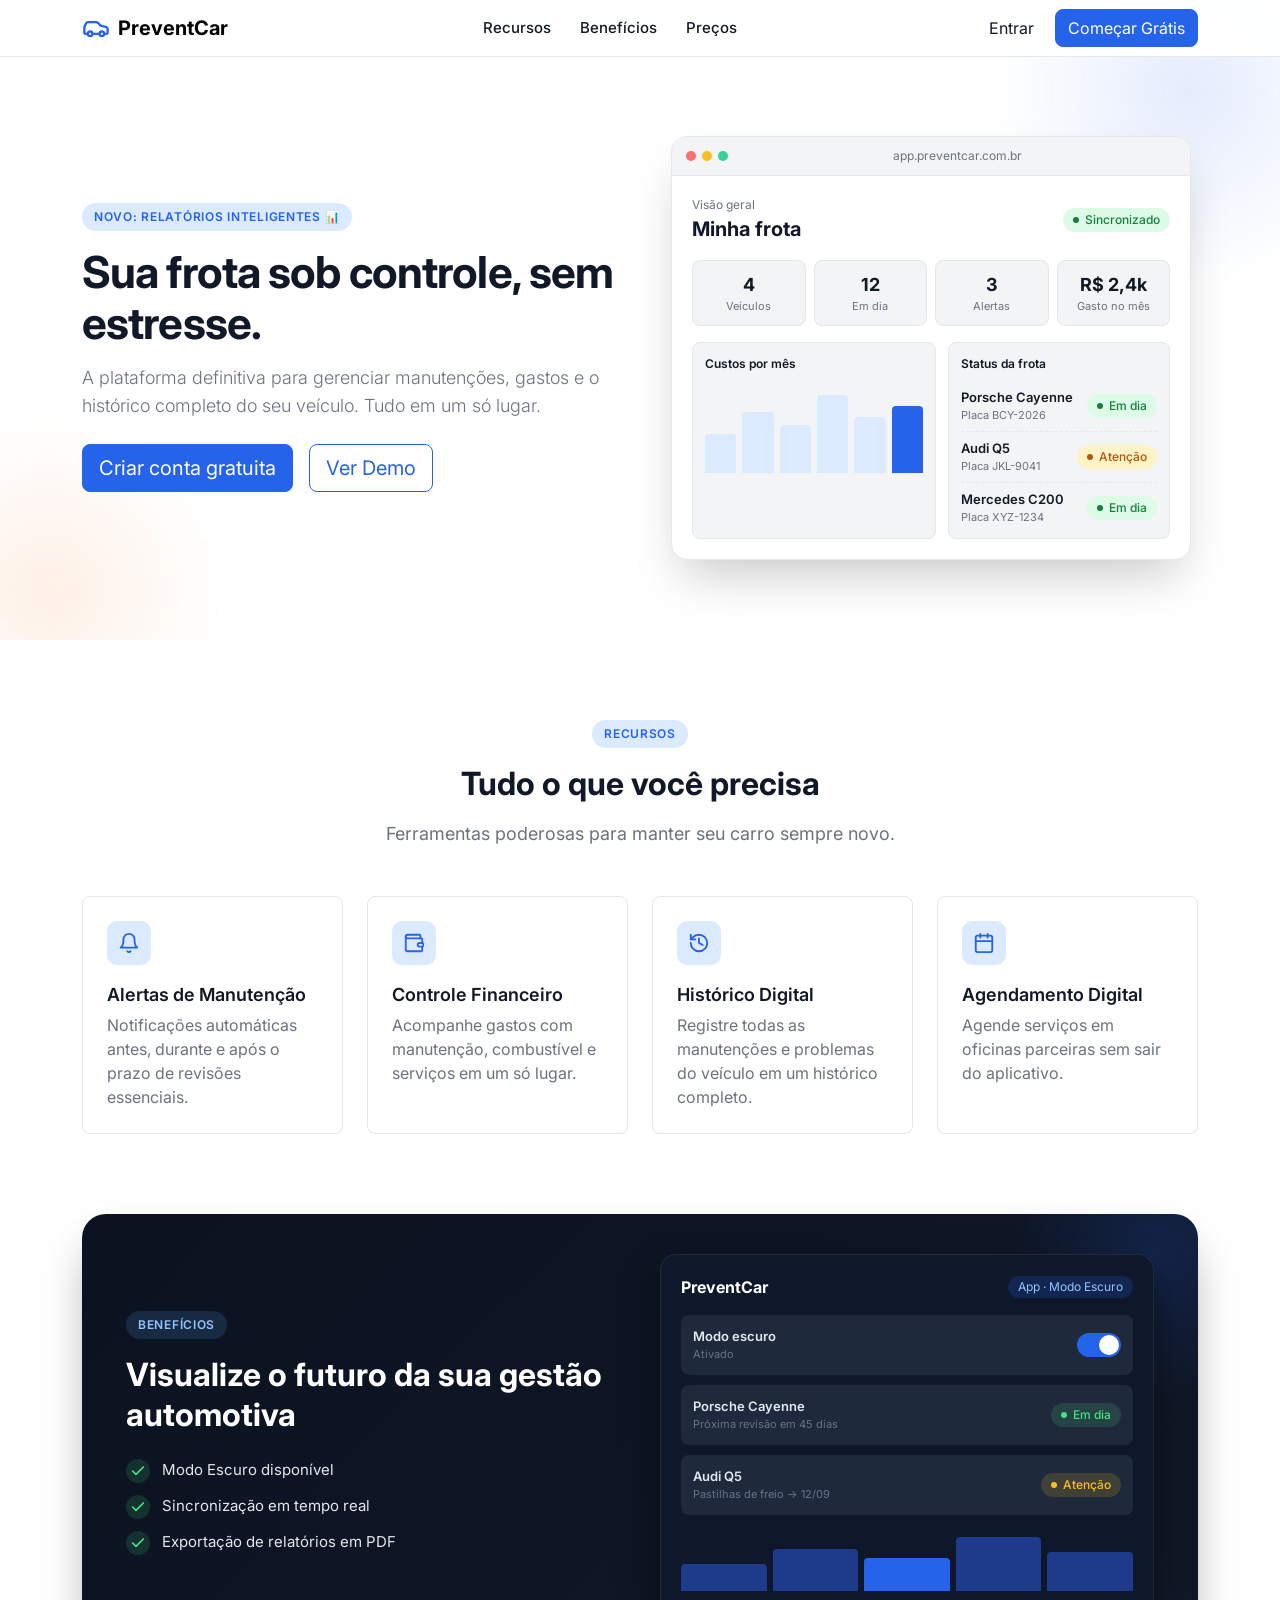
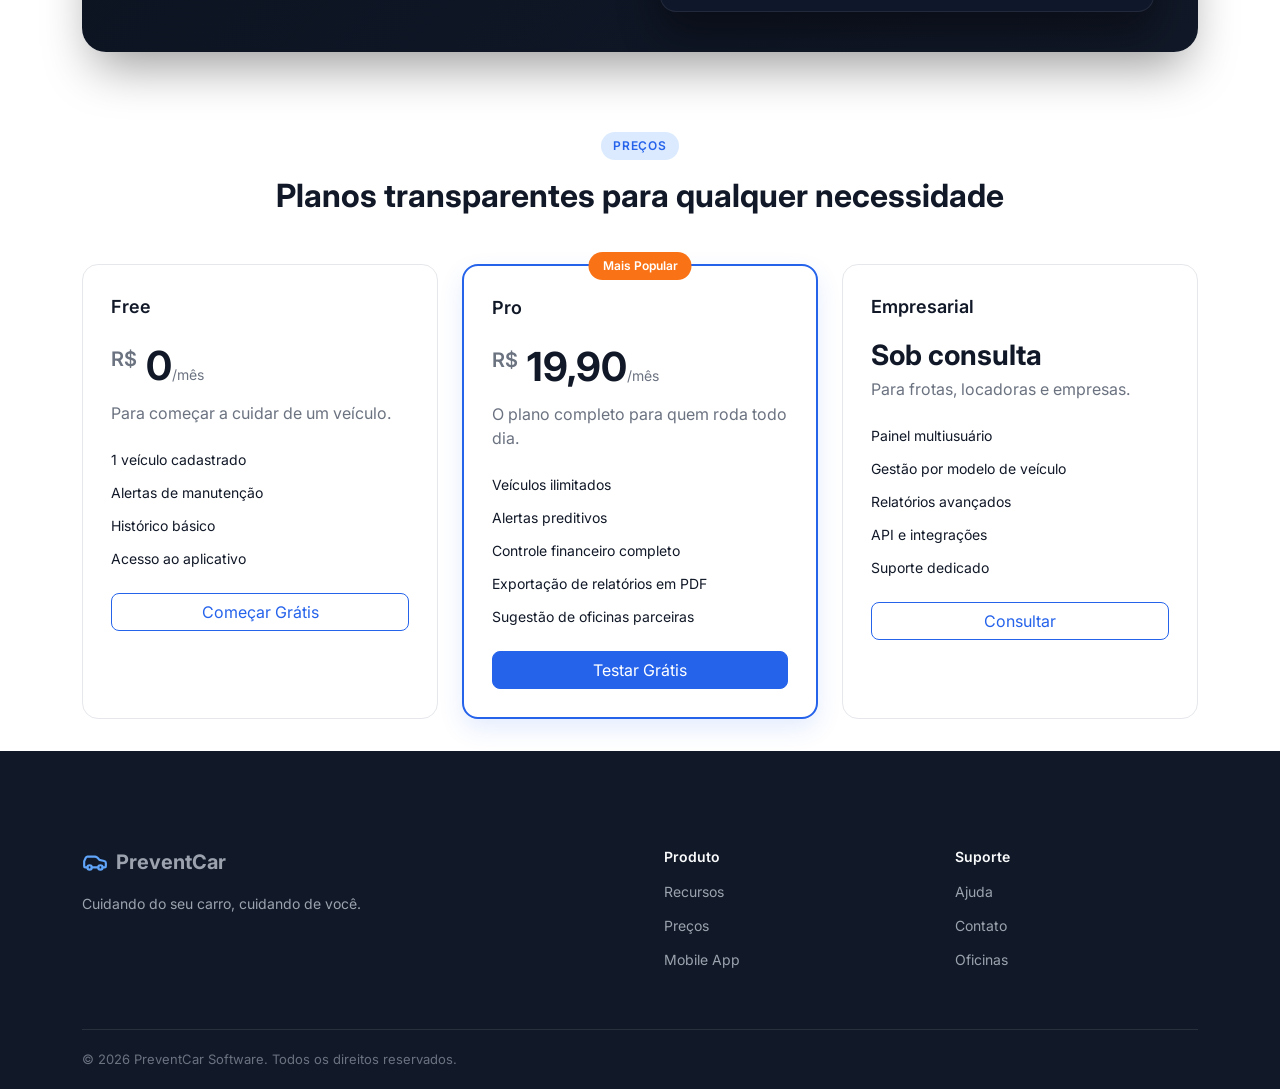
<file: landing/index.html>
<!DOCTYPE html>
<html lang="pt-BR">
<head>
  <meta charset="UTF-8">
  <meta name="viewport" content="width=device-width, initial-scale=1.0">
  <title>PreventCar — Sua frota sob controle, sem estresse</title>
  <meta name="description" content="A plataforma definitiva para gerenciar manutenções, gastos e o histórico completo do seu veículo. Tudo em um só lugar.">
  <link rel="icon" href="data:image/svg+xml,%3Csvg xmlns='http://www.w3.org/2000/svg' viewBox='0 0 64 64'%3E%3Crect width='64' height='64' rx='14' fill='%232563EB'/%3E%3Cpath d='M14 40h3c0-5 1.6-8 5-8h20c3.4 0 5 3 5 8h3a2 2 0 0 1 2 2v3h-4M16 45h6M42 45h6' stroke='white' stroke-width='3' fill='none' stroke-linecap='round'/%3E%3Ccircle cx='20' cy='45' r='2.4' fill='white'/%3E%3Ccircle cx='44' cy='45' r='2.4' fill='white'/%3E%3C/svg%3E">
  <link rel="preconnect" href="https://fonts.googleapis.com">
  <link rel="preconnect" href="https://fonts.gstatic.com" crossorigin>
  <link href="https://fonts.googleapis.com/css2?family=Inter:wght@400;500;600;700&display=swap" rel="stylesheet">
  <link href="https://cdn.jsdelivr.net/npm/bootstrap@5.3.3/dist/css/bootstrap.min.css" rel="stylesheet">
  <link href="assets/css/style.css" rel="stylesheet">
</head>
<body data-bs-spy="scroll" data-bs-target="#siteNav" data-bs-offset="120" tabindex="0">

  <nav class="navbar navbar-expand-lg fixed-top" aria-label="Navegação principal">
    <div class="container">
      <a class="navbar-brand d-inline-flex align-items-center gap-2" href="#inicio">
        <span class="brand-icon" aria-hidden="true">
          <svg xmlns="http://www.w3.org/2000/svg" width="28" height="28" viewBox="0 0 24 24" fill="none" stroke="currentColor" stroke-width="2" stroke-linecap="round" stroke-linejoin="round"><path d="M19 17h2c.6 0 1-.4 1-1v-3c0-.9-.7-1.7-1.5-1.9C18.7 10.6 16 10 16 10s-1.3-1.4-2.2-2.3c-.5-.4-1.1-.7-1.8-.7H5c-.6 0-1.1.4-1.4.9l-1.4 2.9A3.7 3.7 0 0 0 2 12v4c0 .6.4 1 1 1h2"/><circle cx="7" cy="17" r="2"/><path d="M9 17h6"/><circle cx="17" cy="17" r="2"/></svg>
        </span>
        <span class="fw-bold fs-5">PreventCar</span>
      </a>
      <button class="navbar-toggler" type="button" data-bs-toggle="collapse" data-bs-target="#navbarContent" aria-controls="navbarContent" aria-expanded="false" aria-label="Abrir menu de navegação">
        <span class="navbar-toggler-icon"></span>
      </button>
      <div class="collapse navbar-collapse" id="navbarContent">
        <ul class="navbar-nav mx-auto mb-2 mb-lg-0" id="siteNav">
          <li class="nav-item"><a class="nav-link" href="#recursos">Recursos</a></li>
          <li class="nav-item"><a class="nav-link" href="#beneficios">Benefícios</a></li>
          <li class="nav-item"><a class="nav-link" href="#precos">Preços</a></li>
        </ul>
        <div class="d-flex flex-column flex-lg-row align-items-stretch align-items-lg-center gap-2 mt-3 mt-lg-0">
          <a href="login.html" class="btn btn-ghost">Entrar</a>
          <a href="#precos" class="btn btn-primary">Começar Grátis</a>
        </div>
      </div>
    </div>
  </nav>

  <header id="inicio" class="hero">
    <div class="hero-deco hero-deco--one" aria-hidden="true"></div>
    <div class="hero-deco hero-deco--two" aria-hidden="true"></div>
    <div class="container position-relative">
      <div class="row align-items-center g-5">
        <div class="col-lg-6">
          <span class="eyebrow reveal">Novo: Relatórios Inteligentes 📊</span>
          <h1 class="mt-3 mb-0 reveal">Sua frota sob controle, sem estresse.</h1>
          <p class="lead mt-3 mb-0 reveal">A plataforma definitiva para gerenciar manutenções, gastos e o histórico completo do seu veículo. Tudo em um só lugar.</p>
          <div class="d-flex flex-column flex-sm-row gap-3 mt-4 reveal">
            <a href="#precos" class="btn btn-primary btn-lg">Criar conta gratuita</a>
            <a href="#recursos" class="btn btn-outline-primary btn-lg">Ver Demo</a>
          </div>
        </div>
        <div class="col-lg-6">
          <div class="dash-panel reveal" role="img" aria-label="Mockup do painel de controle da PreventCar">
            <div class="dash-topbar">
              <span class="dash-dots" aria-hidden="true"><span></span><span></span><span></span></span>
              <span class="dash-address">app.preventcar.com.br</span>
            </div>
            <div class="dash-body">
              <div class="dash-head">
                <div>
                  <div class="dash-label">Visão geral</div>
                  <div class="dash-name">Minha frota</div>
                </div>
                <span class="status-pill status-pill--success">Sincronizado</span>
              </div>
              <div class="dash-stats">
                <div class="dash-stat">
                  <div class="dash-stat-num">4</div>
                  <div class="dash-stat-label">Veículos</div>
                </div>
                <div class="dash-stat">
                  <div class="dash-stat-num">12</div>
                  <div class="dash-stat-label">Em dia</div>
                </div>
                <div class="dash-stat">
                  <div class="dash-stat-num">3</div>
                  <div class="dash-stat-label">Alertas</div>
                </div>
                <div class="dash-stat">
                  <div class="dash-stat-num">R$ 2,4k</div>
                  <div class="dash-stat-label">Gasto no mês</div>
                </div>
              </div>
              <div class="dash-grid">
                <div class="dash-chart">
                  <div class="dash-block-label">Custos por mês</div>
                  <div class="bars" aria-hidden="true">
                    <span style="height: 42%"></span>
                    <span style="height: 66%"></span>
                    <span style="height: 52%"></span>
                    <span style="height: 84%"></span>
                    <span style="height: 60%"></span>
                    <span class="is-highlight" style="height: 72%"></span>
                  </div>
                </div>
                <div class="dash-fleet">
                  <div class="dash-block-label">Status da frota</div>
                  <div class="fleet-row">
                    <div>
                      <div class="fleet-name">Porsche Cayenne</div>
                      <div class="fleet-sub">Placa BCY-2026</div>
                    </div>
                    <span class="status-pill status-pill--success">Em dia</span>
                  </div>
                  <div class="fleet-row">
                    <div>
                      <div class="fleet-name">Audi Q5</div>
                      <div class="fleet-sub">Placa JKL-9041</div>
                    </div>
                    <span class="status-pill status-pill--warning">Atenção</span>
                  </div>
                  <div class="fleet-row">
                    <div>
                      <div class="fleet-name">Mercedes C200</div>
                      <div class="fleet-sub">Placa XYZ-1234</div>
                    </div>
                    <span class="status-pill status-pill--success">Em dia</span>
                  </div>
                </div>
              </div>
            </div>
          </div>
        </div>
      </div>
    </div>
  </header>

  <section id="recursos" class="section-padding">
    <div class="container">
      <div class="text-center mb-5 reveal">
        <span class="eyebrow">Recursos</span>
        <h2 class="section-title mt-3 mb-3">Tudo o que você precisa</h2>
        <p class="section-sub mx-auto mb-0">Ferramentas poderosas para manter seu carro sempre novo.</p>
      </div>
      <div class="row g-4">
        <div class="col-md-6 col-lg-3 reveal">
          <div class="feature-card h-100">
            <span class="feature-icon" aria-hidden="true"><svg xmlns="http://www.w3.org/2000/svg" width="22" height="22" viewBox="0 0 24 24" fill="none" stroke="currentColor" stroke-width="2" stroke-linecap="round" stroke-linejoin="round"><path d="M6 8a6 6 0 0 1 12 0c0 7 3 9 3 9H3s3-2 3-9"/><path d="M10.3 21a1.94 1.94 0 0 0 3.4 0"/></svg></span>
            <h3 class="h3-title mt-3 mb-1">Alertas de Manutenção</h3>
            <p class="mb-0">Notificações automáticas antes, durante e após o prazo de revisões essenciais.</p>
          </div>
        </div>
        <div class="col-md-6 col-lg-3 reveal" style="--delay:.06s">
          <div class="feature-card h-100">
            <span class="feature-icon" aria-hidden="true"><svg xmlns="http://www.w3.org/2000/svg" width="22" height="22" viewBox="0 0 24 24" fill="none" stroke="currentColor" stroke-width="2" stroke-linecap="round" stroke-linejoin="round"><path d="M19 7V4a1 1 0 0 0-1-1H5a2 2 0 0 0 0 4h15a1 1 0 0 1 1 1v4h-3a2 2 0 0 0 0 4h3a1 1 0 0 0 1-1v-2a1 1 0 0 0-1-1"/><path d="M3 5v14a2 2 0 0 0 2 2h15a1 1 0 0 0 1-1v-4"/></svg></span>
            <h3 class="h3-title mt-3 mb-1">Controle Financeiro</h3>
            <p class="mb-0">Acompanhe gastos com manutenção, combustível e serviços em um só lugar.</p>
          </div>
        </div>
        <div class="col-md-6 col-lg-3 reveal" style="--delay:.12s">
          <div class="feature-card h-100">
            <span class="feature-icon" aria-hidden="true"><svg xmlns="http://www.w3.org/2000/svg" width="22" height="22" viewBox="0 0 24 24" fill="none" stroke="currentColor" stroke-width="2" stroke-linecap="round" stroke-linejoin="round"><path d="M3 12a9 9 0 1 0 9-9 9.75 9.75 0 0 0-6.74 2.74L3 8"/><path d="M3 3v5h5"/><path d="M12 7v5l4 2"/></svg></span>
            <h3 class="h3-title mt-3 mb-1">Histórico Digital</h3>
            <p class="mb-0">Registre todas as manutenções e problemas do veículo em um histórico completo.</p>
          </div>
        </div>
        <div class="col-md-6 col-lg-3 reveal" style="--delay:.18s">
          <div class="feature-card h-100">
            <span class="feature-icon" aria-hidden="true"><svg xmlns="http://www.w3.org/2000/svg" width="22" height="22" viewBox="0 0 24 24" fill="none" stroke="currentColor" stroke-width="2" stroke-linecap="round" stroke-linejoin="round"><rect width="18" height="18" x="3" y="4" rx="2"/><path d="M16 2v4"/><path d="M8 2v4"/><path d="M3 10h18"/></svg></span>
            <h3 class="h3-title mt-3 mb-1">Agendamento Digital</h3>
            <p class="mb-0">Agende serviços em oficinas parceiras sem sair do aplicativo.</p>
          </div>
        </div>
      </div>
    </div>
  </section>

  <section id="beneficios" class="section-padding pt-0">
    <div class="container">
      <div class="benefit-panel reveal">
        <div class="benefit-copy">
          <span class="eyebrow">Benefícios</span>
          <h2 class="section-title benefit-title mt-3 mb-3">Visualize o futuro da sua gestão automotiva</h2>
          <ul class="check-list list-unstyled mb-0 mt-4">
            <li>
              <span class="check-icon" aria-hidden="true"><svg xmlns="http://www.w3.org/2000/svg" width="16" height="16" viewBox="0 0 24 24" fill="none" stroke="currentColor" stroke-width="2.5" stroke-linecap="round" stroke-linejoin="round"><path d="M20 6 9 17l-5-5"/></svg></span>
              Modo Escuro disponível
            </li>
            <li>
              <span class="check-icon" aria-hidden="true"><svg xmlns="http://www.w3.org/2000/svg" width="16" height="16" viewBox="0 0 24 24" fill="none" stroke="currentColor" stroke-width="2.5" stroke-linecap="round" stroke-linejoin="round"><path d="M20 6 9 17l-5-5"/></svg></span>
              Sincronização em tempo real
            </li>
            <li>
              <span class="check-icon" aria-hidden="true"><svg xmlns="http://www.w3.org/2000/svg" width="16" height="16" viewBox="0 0 24 24" fill="none" stroke="currentColor" stroke-width="2.5" stroke-linecap="round" stroke-linejoin="round"><path d="M20 6 9 17l-5-5"/></svg></span>
              Exportação de relatórios em PDF
            </li>
          </ul>
        </div>
        <div class="app-mock" role="img" aria-label="Mockup da interface em modo escuro da PreventCar">
          <div class="app-mock-head">
            <span class="app-mock-name">PreventCar</span>
            <span class="app-mock-pill">App · Modo Escuro</span>
          </div>
          <div class="app-mock-row">
            <div>
              <div class="app-mock-row-title">Modo escuro</div>
              <div class="app-mock-row-sub">Ativado</div>
            </div>
            <span class="toggle" aria-hidden="true"></span>
          </div>
          <div class="app-mock-row">
            <div>
              <div class="app-mock-row-title">Porsche Cayenne</div>
              <div class="app-mock-row-sub">Próxima revisão em 45 dias</div>
            </div>
            <span class="status-pill status-pill--success">Em dia</span>
          </div>
          <div class="app-mock-row">
            <div>
              <div class="app-mock-row-title">Audi Q5</div>
              <div class="app-mock-row-sub">Pastilhas de freio → 12/09</div>
            </div>
            <span class="status-pill status-pill--warning">Atenção</span>
          </div>
          <div class="app-mock-chart" aria-hidden="true">
            <span style="height: 45%"></span>
            <span style="height: 70%"></span>
            <span style="height: 55%"></span>
            <span style="height: 90%"></span>
            <span style="height: 65%"></span>
          </div>
        </div>
      </div>
    </div>
  </section>

  <section id="precos" class="section-padding pt-0">
    <div class="container">
      <div class="text-center mb-5 reveal">
        <span class="eyebrow">Preços</span>
        <h2 class="section-title mt-3 mb-3">Planos transparentes para qualquer necessidade</h2>
      </div>
      <div class="row g-4 align-items-stretch">
        <div class="col-lg-4 reveal">
          <div class="pricing-card h-100">
            <h3 class="h3-title">Free</h3>
            <p class="pricing-amount mt-3 mb-1"><span class="currency">R$</span> 0<span class="per">/mês</span></p>
            <p class="pricing-desc">Para começar a cuidar de um veículo.</p>
            <ul class="check-list list-unstyled my-4">
              <li>1 veículo cadastrado</li>
              <li>Alertas de manutenção</li>
              <li>Histórico básico</li>
              <li>Acesso ao aplicativo</li>
            </ul>
            <a href="#" class="btn btn-outline-primary w-100">Começar Grátis</a>
          </div>
        </div>
        <div class="col-lg-4 reveal" style="--delay:.1s">
          <div class="pricing-card pricing-card--featured h-100">
            <span class="badge-ribbon">Mais Popular</span>
            <h3 class="h3-title">Pro</h3>
            <p class="pricing-amount mt-3 mb-1"><span class="currency">R$</span> 19,90<span class="per">/mês</span></p>
            <p class="pricing-desc">O plano completo para quem roda todo dia.</p>
            <ul class="check-list list-unstyled my-4">
              <li>Veículos ilimitados</li>
              <li>Alertas preditivos</li>
              <li>Controle financeiro completo</li>
              <li>Exportação de relatórios em PDF</li>
              <li>Sugestão de oficinas parceiras</li>
            </ul>
            <a href="#" class="btn btn-primary w-100">Testar Grátis</a>
          </div>
        </div>
        <div class="col-lg-4 reveal" style="--delay:.2s">
          <div class="pricing-card h-100">
            <h3 class="h3-title">Empresarial</h3>
            <p class="pricing-amount pricing-amount--consult mt-3 mb-1">Sob consulta</p>
            <p class="pricing-desc">Para frotas, locadoras e empresas.</p>
            <ul class="check-list list-unstyled my-4">
              <li>Painel multiusuário</li>
              <li>Gestão por modelo de veículo</li>
              <li>Relatórios avançados</li>
              <li>API e integrações</li>
              <li>Suporte dedicado</li>
            </ul>
            <a href="#" class="btn btn-outline-primary w-100">Consultar</a>
          </div>
        </div>
      </div>
    </div>
  </section>

  <footer class="footer">
    <div class="container">
      <div class="row g-5 py-5">
        <div class="col-lg-5">
          <a class="footer-brand d-inline-flex align-items-center gap-2 mb-3" href="#inicio">
            <span class="brand-icon" aria-hidden="true">
              <svg xmlns="http://www.w3.org/2000/svg" width="26" height="26" viewBox="0 0 24 24" fill="none" stroke="currentColor" stroke-width="2" stroke-linecap="round" stroke-linejoin="round"><path d="M19 17h2c.6 0 1-.4 1-1v-3c0-.9-.7-1.7-1.5-1.9C18.7 10.6 16 10 16 10s-1.3-1.4-2.2-2.3c-.5-.4-1.1-.7-1.8-.7H5c-.6 0-1.1.4-1.4.9l-1.4 2.9A3.7 3.7 0 0 0 2 12v4c0 .6.4 1 1 1h2"/><circle cx="7" cy="17" r="2"/><path d="M9 17h6"/><circle cx="17" cy="17" r="2"/></svg>
            </span>
            <span class="fw-bold fs-5">PreventCar</span>
          </a>
          <p class="footer-muted mb-0">Cuidando do seu carro, cuidando de você.</p>
        </div>
        <div class="col-6 col-lg-3 ms-lg-auto">
          <h4 class="footer-heading">Produto</h4>
          <ul class="list-unstyled mb-0">
            <li><a href="#recursos">Recursos</a></li>
            <li><a href="#precos">Preços</a></li>
            <li><a href="#">Mobile App</a></li>
          </ul>
        </div>
        <div class="col-6 col-lg-3">
          <h4 class="footer-heading">Suporte</h4>
          <ul class="list-unstyled mb-0">
            <li><a href="#">Ajuda</a></li>
            <li><a href="mailto:contato@preventcar.com.br">Contato</a></li>
            <li><a href="#">Oficinas</a></li>
          </ul>
        </div>
      </div>
      <div class="footer-bottom">
        <p class="mb-0">© <span id="year">2026</span> PreventCar Software. Todos os direitos reservados.</p>
      </div>
    </div>
  </footer>

  <script src="https://cdn.jsdelivr.net/npm/bootstrap@5.3.3/dist/js/bootstrap.bundle.min.js"></script>
  <script src="assets/js/main.js"></script>
</body>
</html>
</file>
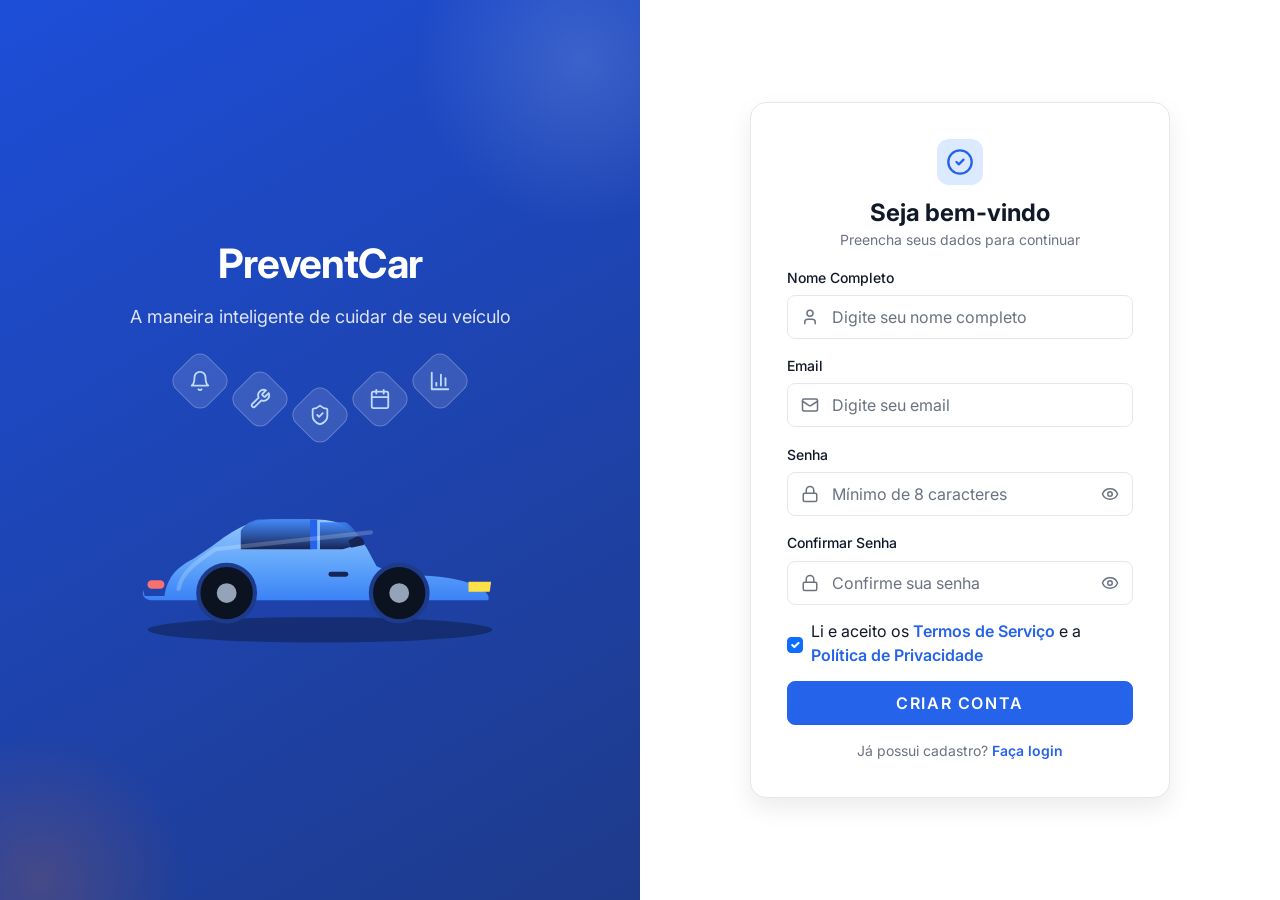
<file: landing/cadastro.html>
<!DOCTYPE html>
<html lang="pt-BR">
<head>
  <meta charset="UTF-8">
  <meta name="viewport" content="width=device-width, initial-scale=1.0">
  <title>Cadastro — PreventCar</title>
  <meta name="description" content="Crie sua conta no PreventCar — a maneira inteligente de cuidar de seu veículo.">
  <link rel="icon" href="data:image/svg+xml,%3Csvg xmlns='http://www.w3.org/2000/svg' viewBox='0 0 64 64'%3E%3Crect width='64' height='64' rx='14' fill='%232563EB'/%3E%3Cpath d='M14 40h3c0-5 1.6-8 5-8h20c3.4 0 5 3 5 8h3a2 2 0 0 1 2 2v3h-4M16 45h6M42 45h6' stroke='white' stroke-width='3' fill='none' stroke-linecap='round'/%3E%3Ccircle cx='20' cy='45' r='2.4' fill='white'/%3E%3Ccircle cx='44' cy='45' r='2.4' fill='white'/%3E%3C/svg%3E">
  <link rel="preconnect" href="https://fonts.googleapis.com">
  <link rel="preconnect" href="https://fonts.gstatic.com" crossorigin>
  <link href="https://fonts.googleapis.com/css2?family=Inter:wght@400;500;600;700&display=swap" rel="stylesheet">
  <link href="https://cdn.jsdelivr.net/npm/bootstrap@5.3.3/dist/css/bootstrap.min.css" rel="stylesheet">
  <link href="assets/css/style.css" rel="stylesheet">
  <link href="assets/css/login.css" rel="stylesheet">
</head>
<body>

  <div class="row g-0 vh-100">

    <div class="col-12 col-lg-6 login-banner d-none d-lg-flex flex-column">
      <div class="position-relative">
        <h1 class="banner-title mb-0">PreventCar</h1>
        <p class="banner-tagline mt-3 mb-0">A maneira inteligente de cuidar de seu veículo</p>
      </div>

      <div class="mt-4 w-100">
        <div class="icon-arc" aria-hidden="true">
          <span class="arc-tile">
            <svg xmlns="http://www.w3.org/2000/svg" width="22" height="22" viewBox="0 0 24 24" fill="none" stroke="currentColor" stroke-width="2" stroke-linecap="round" stroke-linejoin="round"><path d="M6 8a6 6 0 0 1 12 0c0 7 3 9 3 9H3s3-2 3-9"/><path d="M10.3 21a1.94 1.94 0 0 0 3.4 0"/></svg>
          </span>
          <span class="arc-tile" style="margin-top: 18px;">
            <svg xmlns="http://www.w3.org/2000/svg" width="22" height="22" viewBox="0 0 24 24" fill="none" stroke="currentColor" stroke-width="2" stroke-linecap="round" stroke-linejoin="round"><path d="M14.7 6.3a1 1 0 0 0 0 1.4l1.6 1.6a1 1 0 0 0 1.4 0l3.77-3.77a6 6 0 0 1-7.94 7.94l-6.91 6.91a2.12 2.12 0 0 1-3-3l6.91-6.91a6 6 0 0 1 7.94-7.94l-3.76 3.76z"/></svg>
          </span>
          <span class="arc-tile" style="margin-top: 34px;">
            <svg xmlns="http://www.w3.org/2000/svg" width="22" height="22" viewBox="0 0 24 24" fill="none" stroke="currentColor" stroke-width="2" stroke-linecap="round" stroke-linejoin="round"><path d="M20 13c0 5-3.5 7.5-7.66 8.95a1 1 0 0 1-.67-.01C7.5 20.5 4 18 4 13V6a1 1 0 0 1 1-1c2 0 4.5-1.2 6.24-2.72a1.17 1.17 0 0 1 1.52 0C14.51 3.81 17 5 19 5a1 1 0 0 1 1 1z"/><path d="m9 12 2 2 4-4"/></svg>
          </span>
          <span class="arc-tile" style="margin-top: 18px;">
            <svg xmlns="http://www.w3.org/2000/svg" width="22" height="22" viewBox="0 0 24 24" fill="none" stroke="currentColor" stroke-width="2" stroke-linecap="round" stroke-linejoin="round"><rect width="18" height="18" x="3" y="4" rx="2"/><path d="M16 2v4"/><path d="M8 2v4"/><path d="M3 10h18"/></svg>
          </span>
          <span class="arc-tile">
            <svg xmlns="http://www.w3.org/2000/svg" width="22" height="22" viewBox="0 0 24 24" fill="none" stroke="currentColor" stroke-width="2" stroke-linecap="round" stroke-linejoin="round"><path d="M3 3v18h18"/><path d="M18 17V9"/><path d="M13 17V5"/><path d="M8 17v-3"/></svg>
          </span>
        </div>

        <svg class="car-art" viewBox="0 0 280 150" role="img" aria-label="Ilustração de um carro azul">
          <defs>
            <linearGradient id="bodyGrad" x1="0" y1="0" x2="0" y2="1">
              <stop offset="0%" stop-color="#93C5FD"/>
              <stop offset="55%" stop-color="#60A5FA"/>
              <stop offset="100%" stop-color="#3B82F6"/>
            </linearGradient>
            <linearGradient id="glassGrad" x1="0" y1="0" x2="0" y2="1">
              <stop offset="0%" stop-color="#3B82F6" stop-opacity="0.9"/>
              <stop offset="100%" stop-color="#172554"/>
            </linearGradient>
          </defs>

          <ellipse cx="140" cy="130" rx="122" ry="9" fill="#000" opacity="0.3"/>

          <path fill="url(#bodyGrad)" d="M16 106 L30 106 C32 92 40 85 50 80 L62 72 C69 67 75 62 83 58 C90 54 98 52 106 52 L138 52 C146 52 154 54 160 58 C165 61 169 66 173 72 L180 85 C188 89 202 91 218 92 C230 93 244 95 252 100 C258 103 260 106 259 109 L22 109 C16 109 14 106 15 102 Z"/>

          <g fill="url(#glassGrad)">
            <path d="M84 60 C86 56 90 53 96 52 L134 52 L134 73 L84 73 Z"/>
            <path d="M140 54 L158 54 C162 56 166 61 170 69 L156 73 L140 73 Z"/>
          </g>

          <rect x="133" y="52" width="5" height="21" fill="#2563EB"/>
          <path d="M160 67 L166 64 C170 64 172 67 171 70 L162 72 Z" fill="#172554"/>
          <rect x="146" y="89" width="14" height="3.5" rx="1.75" fill="#172554"/>
          <path d="M245 96 L261 96 L260 103 L245 103 Z" fill="#FDE047"/>
          <rect x="18" y="95" width="12" height="6" rx="3" fill="#F87171"/>

          <path d="M40 101 C42 89 54 81 66 73 L176 61" stroke="#FFFFFF" stroke-width="3" fill="none" opacity="0.2" stroke-linecap="round"/>

          <circle cx="74" cy="104" r="20" fill="#0B1220" stroke="#1E3A8A" stroke-width="3"/>
          <circle cx="74" cy="104" r="7" fill="#94A3B8"/>
          <circle cx="196" cy="104" r="20" fill="#0B1220" stroke="#1E3A8A" stroke-width="3"/>
          <circle cx="196" cy="104" r="7" fill="#94A3B8"/>
        </svg>
      </div>
    </div>

    <div class="col-12 col-lg-6 login-panel d-flex flex-column">
      <div class="login-card">
        <div class="text-center mb-3">
          <span class="login-logo" aria-hidden="true">
            <svg xmlns="http://www.w3.org/2000/svg" width="28" height="28" viewBox="0 0 24 24" fill="none" stroke="currentColor" stroke-width="2" stroke-linecap="round" stroke-linejoin="round"><circle cx="12" cy="12" r="10"/><path d="m9 12 2 2 4-4"/></svg>
          </span>
          <h2 class="login-title mb-0">Seja bem-vindo</h2>
          <p class="login-message mb-0">Preencha seus dados para continuar</p>
        </div>

        <form id="cadastroForm" novalidate>
          <div class="mb-3">
            <label for="nomeCompleto" class="form-label">Nome Completo</label>
            <div class="field">
              <span class="field-icon" aria-hidden="true">
                <svg xmlns="http://www.w3.org/2000/svg" width="18" height="18" viewBox="0 0 24 24" fill="none" stroke="currentColor" stroke-width="2" stroke-linecap="round" stroke-linejoin="round"><path d="M19 21v-2a4 4 0 0 0-4-4H9a4 4 0 0 0-4 4v2"/><circle cx="12" cy="7" r="4"/></svg>
              </span>
              <input id="nomeCompleto" type="text" name="nome" class="form-control" autocomplete="name" required placeholder="Digite seu nome completo">
            </div>
          </div>

          <div class="mb-3">
            <label for="email" class="form-label">Email</label>
            <div class="field">
              <span class="field-icon" aria-hidden="true">
                <svg xmlns="http://www.w3.org/2000/svg" width="18" height="18" viewBox="0 0 24 24" fill="none" stroke="currentColor" stroke-width="2" stroke-linecap="round" stroke-linejoin="round"><rect width="20" height="16" x="2" y="4" rx="2"/><path d="m22 7-8.97 5.7a1.94 1.94 0 0 1-2.06 0L2 7"/></svg>
              </span>
              <input id="email" type="email" name="email" class="form-control" autocomplete="email" required placeholder="Digite seu email">
            </div>
          </div>

          <div class="mb-3">
            <label for="senha" class="form-label">Senha</label>
            <div class="field">
              <span class="field-icon" aria-hidden="true">
                <svg xmlns="http://www.w3.org/2000/svg" width="18" height="18" viewBox="0 0 24 24" fill="none" stroke="currentColor" stroke-width="2" stroke-linecap="round" stroke-linejoin="round"><rect width="18" height="11" x="3" y="11" rx="2" ry="2"/><path d="M7 11V7a5 5 0 0 1 10 0v4"/></svg>
              </span>
              <input id="senha" type="password" name="senha" class="form-control" autocomplete="new-password" required minlength="8" placeholder="Mínimo de 8 caracteres" style="padding-right: 48px;">
              <button type="button" id="toggleSenha" class="field-toggle" aria-label="Mostrar ou ocultar senha" aria-pressed="false">
                <svg id="eyeOpen" xmlns="http://www.w3.org/2000/svg" width="18" height="18" viewBox="0 0 24 24" fill="none" stroke="currentColor" stroke-width="2" stroke-linecap="round" stroke-linejoin="round"><path d="M2.06 12.35a1 1 0 0 1 0-.7 10.75 10.75 0 0 1 19.88 0 1 1 0 0 1 0 .7 10.75 10.75 0 0 1-19.88 0"/><circle cx="12" cy="12" r="3"/></svg>
                <svg id="eyeClosed" xmlns="http://www.w3.org/2000/svg" width="18" height="18" viewBox="0 0 24 24" fill="none" stroke="currentColor" stroke-width="2" stroke-linecap="round" stroke-linejoin="round" class="d-none"><path d="M10.733 5.076a10.744 10.744 0 0 1 11.205 6.575 1 1 0 0 1 0 .696 10.747 10.747 0 0 1-1.444 2.49"/><path d="M14.084 14.158a3 3 0 0 1-4.242-4.242"/><path d="M17.479 17.499a10.75 10.75 0 0 1-15.417-5.151 1 1 0 0 1 0-.696 10.75 10.75 0 0 1 4.446-5.143"/><path d="m2 2 20 20"/></svg>
              </button>
            </div>
          </div>

          <div class="mb-3">
            <label for="confirmarSenha" class="form-label">Confirmar Senha</label>
            <div class="field">
              <span class="field-icon" aria-hidden="true">
                <svg xmlns="http://www.w3.org/2000/svg" width="18" height="18" viewBox="0 0 24 24" fill="none" stroke="currentColor" stroke-width="2" stroke-linecap="round" stroke-linejoin="round"><rect width="18" height="11" x="3" y="11" rx="2" ry="2"/><path d="M7 11V7a5 5 0 0 1 10 0v4"/></svg>
              </span>
              <input id="confirmarSenha" type="password" name="confirmarSenha" class="form-control" autocomplete="new-password" required minlength="8" placeholder="Confirme sua senha" style="padding-right: 48px;">
              <button type="button" id="toggleConfirmarSenha" class="field-toggle" aria-label="Mostrar ou ocultar senha" aria-pressed="false">
                <svg id="eyeConfirmOpen" xmlns="http://www.w3.org/2000/svg" width="18" height="18" viewBox="0 0 24 24" fill="none" stroke="currentColor" stroke-width="2" stroke-linecap="round" stroke-linejoin="round"><path d="M2.06 12.35a1 1 0 0 1 0-.7 10.75 10.75 0 0 1 19.88 0 1 1 0 0 1 0 .7 10.75 10.75 0 0 1-19.88 0"/><circle cx="12" cy="12" r="3"/></svg>
                <svg id="eyeConfirmClosed" xmlns="http://www.w3.org/2000/svg" width="18" height="18" viewBox="0 0 24 24" fill="none" stroke="currentColor" stroke-width="2" stroke-linecap="round" stroke-linejoin="round" class="d-none"><path d="M10.733 5.076a10.744 10.744 0 0 1 11.205 6.575 1 1 0 0 1 0 .696 10.747 10.747 0 0 1-1.444 2.49"/><path d="M14.084 14.158a3 3 0 0 1-4.242-4.242"/><path d="M17.479 17.499a10.75 10.75 0 0 1-15.417-5.151 1 1 0 0 1 0-.696 10.75 10.75 0 0 1 4.446-5.143"/><path d="m2 2 20 20"/></svg>
              </button>
            </div>
          </div>

          <div class="form-check mb-3">
            <input id="aceite" type="checkbox" class="form-check-input" checked required>
            <label for="aceite" class="form-check-label">
              Li e aceito os
              <a href="#" class="link-soft">Termos de Serviço</a>
              e a
              <a href="#" class="link-soft">Política de Privacidade</a>
            </label>
          </div>

          <button type="submit" class="btn btn-primary btn-enter w-100 fw-semibold text-uppercase">
            Criar conta
          </button>
        </form>

        <p class="login-footer text-center mt-3 mb-0">
          Já possui cadastro?
          <a href="login.html" class="link-soft">Faça login</a>
        </p>
      </div>
    </div>

  </div>

  <script src="https://cdn.jsdelivr.net/npm/bootstrap@5.3.3/dist/js/bootstrap.bundle.min.js"></script>
  <script>
    function togglePassword(toggleId, inputId, openId, closedId) {
      var toggleBtn = document.getElementById(toggleId);
      var input = document.getElementById(inputId);
      var eyeOpen = document.getElementById(openId);
      var eyeClosed = document.getElementById(closedId);

      toggleBtn.addEventListener("click", function () {
        var isPassword = input.type === "password";
        input.type = isPassword ? "text" : "password";
        toggleBtn.setAttribute("aria-pressed", String(!isPassword));
        eyeOpen.classList.toggle("d-none", !isPassword);
        eyeClosed.classList.toggle("d-none", isPassword);
      });
    }

    togglePassword("toggleSenha", "senha", "eyeOpen", "eyeClosed");
    togglePassword("toggleConfirmarSenha", "confirmarSenha", "eyeConfirmOpen", "eyeConfirmClosed");

    document.getElementById("cadastroForm").addEventListener("submit", function (event) {
      event.preventDefault();
      var nome = document.getElementById("nomeCompleto");
      var email = document.getElementById("email");
      var senha = document.getElementById("senha");
      var confirmar = document.getElementById("confirmarSenha");
      if (!nome.value || !email.value || !senha.value || !confirmar.value) {
        nome.focus();
      } else if (senha.value !== confirmar.value) {
        confirmar.focus();
      }
    });
  </script>
</body>
</html>
</file>
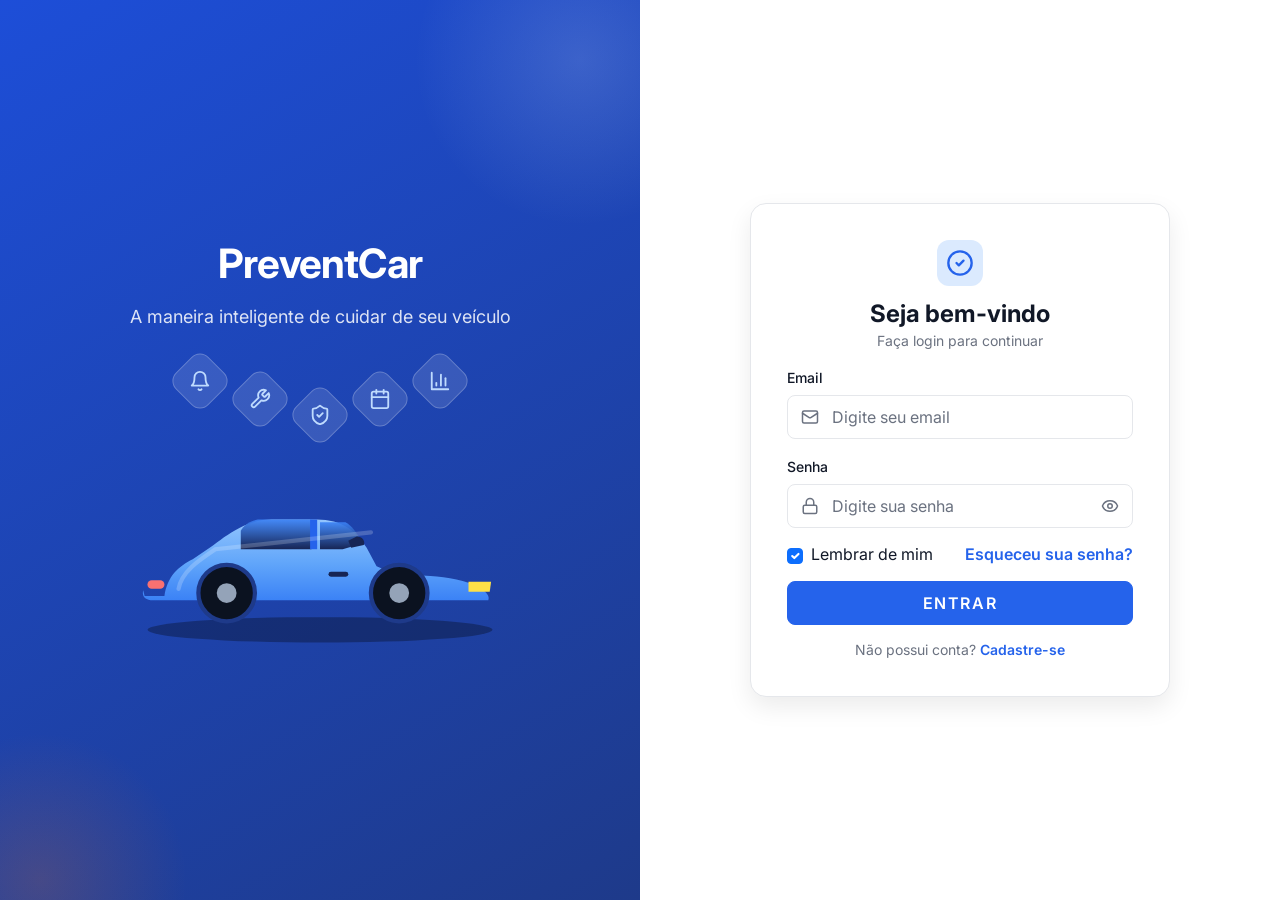
<file: landing/login.html>
<!DOCTYPE html>
<html lang="pt-BR">
<head>
  <meta charset="UTF-8">
  <meta name="viewport" content="width=device-width, initial-scale=1.0">
  <title>Entrar — PreventCar</title>
  <meta name="description" content="Faça login no PreventCar — a maneira inteligente de cuidar de seu veículo.">
  <link rel="icon" href="data:image/svg+xml,%3Csvg xmlns='http://www.w3.org/2000/svg' viewBox='0 0 64 64'%3E%3Crect width='64' height='64' rx='14' fill='%232563EB'/%3E%3Cpath d='M14 40h3c0-5 1.6-8 5-8h20c3.4 0 5 3 5 8h3a2 2 0 0 1 2 2v3h-4M16 45h6M42 45h6' stroke='white' stroke-width='3' fill='none' stroke-linecap='round'/%3E%3Ccircle cx='20' cy='45' r='2.4' fill='white'/%3E%3Ccircle cx='44' cy='45' r='2.4' fill='white'/%3E%3C/svg%3E">
  <link rel="preconnect" href="https://fonts.googleapis.com">
  <link rel="preconnect" href="https://fonts.gstatic.com" crossorigin>
  <link href="https://fonts.googleapis.com/css2?family=Inter:wght@400;500;600;700&display=swap" rel="stylesheet">
  <link href="https://cdn.jsdelivr.net/npm/bootstrap@5.3.3/dist/css/bootstrap.min.css" rel="stylesheet">
  <link href="assets/css/style.css" rel="stylesheet">
  <link href="assets/css/login.css" rel="stylesheet">
</head>
<body>

  <div class="row g-0 vh-100">

    <div class="col-12 col-lg-6 login-banner d-none d-lg-flex flex-column">
      <div class="position-relative">
        <h1 class="banner-title mb-0">PreventCar</h1>
        <p class="banner-tagline mt-3 mb-0">A maneira inteligente de cuidar de seu veículo</p>
      </div>

      <div class="mt-4 w-100">
        <div class="icon-arc" aria-hidden="true">
          <span class="arc-tile">
            <svg xmlns="http://www.w3.org/2000/svg" width="22" height="22" viewBox="0 0 24 24" fill="none" stroke="currentColor" stroke-width="2" stroke-linecap="round" stroke-linejoin="round"><path d="M6 8a6 6 0 0 1 12 0c0 7 3 9 3 9H3s3-2 3-9"/><path d="M10.3 21a1.94 1.94 0 0 0 3.4 0"/></svg>
          </span>
          <span class="arc-tile" style="margin-top: 18px;">
            <svg xmlns="http://www.w3.org/2000/svg" width="22" height="22" viewBox="0 0 24 24" fill="none" stroke="currentColor" stroke-width="2" stroke-linecap="round" stroke-linejoin="round"><path d="M14.7 6.3a1 1 0 0 0 0 1.4l1.6 1.6a1 1 0 0 0 1.4 0l3.77-3.77a6 6 0 0 1-7.94 7.94l-6.91 6.91a2.12 2.12 0 0 1-3-3l6.91-6.91a6 6 0 0 1 7.94-7.94l-3.76 3.76z"/></svg>
          </span>
          <span class="arc-tile" style="margin-top: 34px;">
            <svg xmlns="http://www.w3.org/2000/svg" width="22" height="22" viewBox="0 0 24 24" fill="none" stroke="currentColor" stroke-width="2" stroke-linecap="round" stroke-linejoin="round"><path d="M20 13c0 5-3.5 7.5-7.66 8.95a1 1 0 0 1-.67-.01C7.5 20.5 4 18 4 13V6a1 1 0 0 1 1-1c2 0 4.5-1.2 6.24-2.72a1.17 1.17 0 0 1 1.52 0C14.51 3.81 17 5 19 5a1 1 0 0 1 1 1z"/><path d="m9 12 2 2 4-4"/></svg>
          </span>
          <span class="arc-tile" style="margin-top: 18px;">
            <svg xmlns="http://www.w3.org/2000/svg" width="22" height="22" viewBox="0 0 24 24" fill="none" stroke="currentColor" stroke-width="2" stroke-linecap="round" stroke-linejoin="round"><rect width="18" height="18" x="3" y="4" rx="2"/><path d="M16 2v4"/><path d="M8 2v4"/><path d="M3 10h18"/></svg>
          </span>
          <span class="arc-tile">
            <svg xmlns="http://www.w3.org/2000/svg" width="22" height="22" viewBox="0 0 24 24" fill="none" stroke="currentColor" stroke-width="2" stroke-linecap="round" stroke-linejoin="round"><path d="M3 3v18h18"/><path d="M18 17V9"/><path d="M13 17V5"/><path d="M8 17v-3"/></svg>
          </span>
        </div>

        <svg class="car-art" viewBox="0 0 280 150" role="img" aria-label="Ilustração de um carro azul">
          <defs>
            <linearGradient id="bodyGrad" x1="0" y1="0" x2="0" y2="1">
              <stop offset="0%" stop-color="#93C5FD"/>
              <stop offset="55%" stop-color="#60A5FA"/>
              <stop offset="100%" stop-color="#3B82F6"/>
            </linearGradient>
            <linearGradient id="glassGrad" x1="0" y1="0" x2="0" y2="1">
              <stop offset="0%" stop-color="#3B82F6" stop-opacity="0.9"/>
              <stop offset="100%" stop-color="#172554"/>
            </linearGradient>
          </defs>

          <ellipse cx="140" cy="130" rx="122" ry="9" fill="#000" opacity="0.3"/>

          <path fill="url(#bodyGrad)" d="M16 106 L30 106 C32 92 40 85 50 80 L62 72 C69 67 75 62 83 58 C90 54 98 52 106 52 L138 52 C146 52 154 54 160 58 C165 61 169 66 173 72 L180 85 C188 89 202 91 218 92 C230 93 244 95 252 100 C258 103 260 106 259 109 L22 109 C16 109 14 106 15 102 Z"/>

          <g fill="url(#glassGrad)">
            <path d="M84 60 C86 56 90 53 96 52 L134 52 L134 73 L84 73 Z"/>
            <path d="M140 54 L158 54 C162 56 166 61 170 69 L156 73 L140 73 Z"/>
          </g>

          <rect x="133" y="52" width="5" height="21" fill="#2563EB"/>
          <path d="M160 67 L166 64 C170 64 172 67 171 70 L162 72 Z" fill="#172554"/>
          <rect x="146" y="89" width="14" height="3.5" rx="1.75" fill="#172554"/>
          <path d="M245 96 L261 96 L260 103 L245 103 Z" fill="#FDE047"/>
          <rect x="18" y="95" width="12" height="6" rx="3" fill="#F87171"/>

          <path d="M40 101 C42 89 54 81 66 73 L176 61" stroke="#FFFFFF" stroke-width="3" fill="none" opacity="0.2" stroke-linecap="round"/>

          <circle cx="74" cy="104" r="20" fill="#0B1220" stroke="#1E3A8A" stroke-width="3"/>
          <circle cx="74" cy="104" r="7" fill="#94A3B8"/>
          <circle cx="196" cy="104" r="20" fill="#0B1220" stroke="#1E3A8A" stroke-width="3"/>
          <circle cx="196" cy="104" r="7" fill="#94A3B8"/>
        </svg>
      </div>
    </div>

    <div class="col-12 col-lg-6 login-panel d-flex flex-column">
      <div class="login-card">
        <div class="text-center mb-3">
          <span class="login-logo" aria-hidden="true">
            <svg xmlns="http://www.w3.org/2000/svg" width="28" height="28" viewBox="0 0 24 24" fill="none" stroke="currentColor" stroke-width="2" stroke-linecap="round" stroke-linejoin="round"><circle cx="12" cy="12" r="10"/><path d="m9 12 2 2 4-4"/></svg>
          </span>
          <h2 class="login-title mb-0">Seja bem-vindo</h2>
          <p class="login-message mb-0">Faça login para continuar</p>
        </div>

        <form id="loginForm" novalidate>
          <div class="mb-3">
            <label for="email" class="form-label">Email</label>
            <div class="field">
              <span class="field-icon" aria-hidden="true">
                <svg xmlns="http://www.w3.org/2000/svg" width="18" height="18" viewBox="0 0 24 24" fill="none" stroke="currentColor" stroke-width="2" stroke-linecap="round" stroke-linejoin="round"><rect width="20" height="16" x="2" y="4" rx="2"/><path d="m22 7-8.97 5.7a1.94 1.94 0 0 1-2.06 0L2 7"/></svg>
              </span>
              <input id="email" type="email" name="email" class="form-control" autocomplete="email" required placeholder="Digite seu email">
            </div>
          </div>

          <div class="mb-3">
            <label for="senha" class="form-label">Senha</label>
            <div class="field">
              <span class="field-icon" aria-hidden="true">
                <svg xmlns="http://www.w3.org/2000/svg" width="18" height="18" viewBox="0 0 24 24" fill="none" stroke="currentColor" stroke-width="2" stroke-linecap="round" stroke-linejoin="round"><rect width="18" height="11" x="3" y="11" rx="2" ry="2"/><path d="M7 11V7a5 5 0 0 1 10 0v4"/></svg>
              </span>
              <input id="senha" type="password" name="senha" class="form-control" autocomplete="current-password" required placeholder="Digite sua senha" style="padding-right: 48px;">
              <button type="button" id="toggleSenha" class="field-toggle" aria-label="Mostrar ou ocultar senha" aria-pressed="false">
                <svg id="eyeOpen" xmlns="http://www.w3.org/2000/svg" width="18" height="18" viewBox="0 0 24 24" fill="none" stroke="currentColor" stroke-width="2" stroke-linecap="round" stroke-linejoin="round"><path d="M2.06 12.35a1 1 0 0 1 0-.7 10.75 10.75 0 0 1 19.88 0 1 1 0 0 1 0 .7 10.75 10.75 0 0 1-19.88 0"/><circle cx="12" cy="12" r="3"/></svg>
                <svg id="eyeClosed" xmlns="http://www.w3.org/2000/svg" width="18" height="18" viewBox="0 0 24 24" fill="none" stroke="currentColor" stroke-width="2" stroke-linecap="round" stroke-linejoin="round" class="d-none"><path d="M10.733 5.076a10.744 10.744 0 0 1 11.205 6.575 1 1 0 0 1 0 .696 10.747 10.747 0 0 1-1.444 2.49"/><path d="M14.084 14.158a3 3 0 0 1-4.242-4.242"/><path d="M17.479 17.499a10.75 10.75 0 0 1-15.417-5.151 1 1 0 0 1 0-.696 10.75 10.75 0 0 1 4.446-5.143"/><path d="m2 2 20 20"/></svg>
              </button>
            </div>
          </div>

          <div class="d-flex align-items-center justify-content-between mb-3">
            <div class="form-check mb-0">
              <input id="lembrar" type="checkbox" class="form-check-input" checked>
              <label for="lembrar" class="form-check-label">Lembrar de mim</label>
            </div>
            <a href="#" class="link-soft">Esqueceu sua senha?</a>
          </div>

          <button type="submit" class="btn btn-primary btn-enter w-100 fw-semibold text-uppercase">
            Entrar
          </button>
        </form>

        <p class="login-footer text-center mt-3 mb-0">
          Não possui conta?
          <a href="cadastro.html" class="link-soft">Cadastre-se</a>
        </p>
      </div>
    </div>

  </div>

  <script src="https://cdn.jsdelivr.net/npm/bootstrap@5.3.3/dist/js/bootstrap.bundle.min.js"></script>
  <script>
    var toggleBtn = document.getElementById("toggleSenha");
    var senhaInput = document.getElementById("senha");
    var eyeOpen = document.getElementById("eyeOpen");
    var eyeClosed = document.getElementById("eyeClosed");

    toggleBtn.addEventListener("click", function () {
      var isPassword = senhaInput.type === "password";
      senhaInput.type = isPassword ? "text" : "password";
      toggleBtn.setAttribute("aria-pressed", String(!isPassword));
      eyeOpen.classList.toggle("d-none", !isPassword);
      eyeClosed.classList.toggle("d-none", isPassword);
    });

    document.getElementById("loginForm").addEventListener("submit", function (event) {
      event.preventDefault();
      var email = document.getElementById("email");
      if (!email.value || !senhaInput.value) {
        email.focus();
      }
    });
  </script>
</body>
</html>
</file>
<file: landing/assets/css/style.css>
:root {
  --color-primary: #2563EB;
  --color-primary-hover: #1D4ED8;
  --color-primary-light: #DBEAFE;
  --color-accent: #F97316;
  --color-accent-hover: #EA580C;

  --color-text: #111827;
  --color-text-muted: #6B7280;
  --color-border: #E5E7EB;
  --color-bg: #FFFFFF;
  --color-bg-alt: #F3F4F6;

  --color-success: #15803D;
  --color-success-bg: #DCFCE7;
  --color-warning: #B45309;
  --color-warning-bg: #FEF3C7;
  --color-danger: #B91C1C;
  --color-danger-bg: #FEE2E2;

  --radius-md: 8px;
  --radius-pill: 999px;
  --shadow-card: 0 1px 3px rgba(0, 0, 0, 0.08);
  --shadow-modal: 0 10px 25px rgba(0, 0, 0, 0.15);

  --bs-primary: var(--color-primary);
  --bs-primary-rgb: 37, 99, 235;
  --bs-link-color: var(--color-primary);
  --bs-link-color-rgb: 37, 99, 235;
  --bs-link-hover-color: var(--color-primary-hover);
  --bs-link-hover-color-rgb: 29, 78, 216;
  --bs-body-font-family: "Inter", system-ui, -apple-system, "Segoe UI", sans-serif;
  --bs-body-color: var(--color-text);
  --bs-body-bg: var(--color-bg);
  --bs-border-radius: var(--radius-md);
}

::selection {
  background: var(--color-primary-light);
}

html {
  scroll-behavior: smooth;
}

section[id],
header[id] {
  scroll-margin-top: 88px;
}

:focus-visible {
  outline: 2px solid var(--color-primary);
  outline-offset: 2px;
}

.btn {
  --bs-btn-border-radius: var(--radius-md);
}

.btn-primary {
  --bs-btn-bg: var(--color-primary);
  --bs-btn-border-color: var(--color-primary);
  --bs-btn-hover-bg: var(--color-primary-hover);
  --bs-btn-hover-border-color: var(--color-primary-hover);
  --bs-btn-active-bg: var(--color-primary-hover);
  --bs-btn-active-border-color: var(--color-primary-hover);
  --bs-btn-disabled-bg: var(--color-primary);
  --bs-btn-disabled-border-color: var(--color-primary);
  --bs-btn-focus-shadow-rgb: 37, 99, 235;
}

.btn-outline-primary {
  --bs-btn-color: var(--color-primary);
  --bs-btn-border-color: var(--color-primary);
  --bs-btn-hover-bg: var(--color-primary);
  --bs-btn-hover-border-color: var(--color-primary);
  --bs-btn-active-bg: var(--color-primary);
  --bs-btn-active-border-color: var(--color-primary);
  --bs-btn-focus-shadow-rgb: 37, 99, 235;
}

.btn-ghost {
  --bs-btn-color: var(--color-text);
  --bs-btn-border-color: transparent;
  --bs-btn-bg: transparent;
  --bs-btn-hover-color: var(--color-primary);
  --bs-btn-hover-border-color: transparent;
  --bs-btn-hover-bg: transparent;
  --bs-btn-active-color: var(--color-primary);
  --bs-btn-active-border-color: transparent;
  --bs-btn-active-bg: transparent;
}

.navbar {
  background: rgba(255, 255, 255, 0.92);
  border-bottom: 1px solid var(--color-border);
  backdrop-filter: blur(8px);
}

.navbar .navbar-nav .nav-link {
  color: var(--color-text);
  font-weight: 500;
  font-size: 15px;
  padding: 0.5rem 0.9rem;
}

.navbar .navbar-nav .nav-link:hover,
.navbar .navbar-nav .nav-link:focus,
.navbar .navbar-nav .nav-link.active {
  color: var(--color-primary);
}

.brand-icon {
  color: var(--color-primary);
  display: inline-flex;
}

.eyebrow {
  display: inline-block;
  padding: 4px 12px;
  border-radius: var(--radius-pill);
  background: var(--color-primary-light);
  color: var(--color-primary);
  font-size: 12px;
  font-weight: 600;
  line-height: 20px;
  letter-spacing: 0.06em;
  text-transform: uppercase;
}

.section-padding {
  padding-block: 5rem;
}

.section-title {
  font-size: 32px;
  font-weight: 700;
  line-height: 40px;
  color: var(--color-text);
}

.section-sub {
  max-width: 620px;
  font-size: 18px;
  line-height: 28px;
  color: var(--color-text-muted);
}

.h3-title {
  font-size: 18px;
  font-weight: 600;
  line-height: 28px;
  color: var(--color-text);
}

.hero {
  position: relative;
  overflow: hidden;
  padding-block: 8.5rem 5rem;
}

.hero-deco {
  position: absolute;
  border-radius: 50%;
  filter: blur(2px);
  pointer-events: none;
}

.hero-deco--one {
  top: -120px;
  right: -120px;
  width: 420px;
  height: 420px;
  background: radial-gradient(circle, rgba(37, 99, 235, 0.12), transparent 65%);
}

.hero-deco--two {
  bottom: -140px;
  left: -140px;
  width: 380px;
  height: 380px;
  background: radial-gradient(circle, rgba(249, 115, 22, 0.1), transparent 65%);
}

.hero h1 {
  font-size: clamp(32px, 4vw, 44px);
  font-weight: 700;
  line-height: 1.15;
  letter-spacing: -0.02em;
}

.lead {
  color: var(--color-text-muted);
  font-size: 18px;
  line-height: 28px;
}

.status-pill {
  display: inline-flex;
  align-items: center;
  gap: 6px;
  padding: 2px 10px;
  border-radius: var(--radius-pill);
  font-size: 12px;
  font-weight: 500;
  line-height: 20px;
  white-space: nowrap;
}

.status-pill::before {
  content: "";
  width: 6px;
  height: 6px;
  border-radius: 50%;
  background: currentColor;
  flex: 0 0 auto;
}

.status-pill--success {
  background: var(--color-success-bg);
  color: var(--color-success);
}

.status-pill--warning {
  background: var(--color-warning-bg);
  color: var(--color-warning);
}

.status-pill--danger {
  background: var(--color-danger-bg);
  color: var(--color-danger);
}

.dash-panel {
  border-radius: 16px;
  border: 1px solid var(--color-border);
  background: var(--color-bg);
  box-shadow: 0 25px 50px -12px rgba(0, 0, 0, 0.22);
  overflow: hidden;
  max-width: 520px;
  margin-inline: auto;
}

.dash-topbar {
  display: flex;
  align-items: center;
  gap: 10px;
  padding: 10px 14px;
  background: var(--color-bg-alt);
  border-bottom: 1px solid var(--color-border);
}

.dash-dots {
  display: inline-flex;
  gap: 6px;
}

.dash-dots span {
  width: 10px;
  height: 10px;
  border-radius: 50%;
  display: inline-block;
}

.dash-dots span:nth-child(1) {
  background: #F87171;
}

.dash-dots span:nth-child(2) {
  background: #FBBF24;
}

.dash-dots span:nth-child(3) {
  background: #34D399;
}

.dash-address {
  margin-inline: auto;
  font-size: 12px;
  color: var(--color-text-muted);
}

.dash-body {
  padding: 20px;
}

.dash-head {
  display: flex;
  align-items: center;
  justify-content: space-between;
  margin-bottom: 16px;
}

.dash-label {
  font-size: 12px;
  color: var(--color-text-muted);
}

.dash-name {
  font-size: 20px;
  font-weight: 700;
  color: var(--color-text);
}

.dash-stats {
  display: grid;
  grid-template-columns: repeat(4, 1fr);
  gap: 8px;
  margin-bottom: 16px;
}

.dash-stat {
  background: var(--color-bg-alt);
  border: 1px solid var(--color-border);
  border-radius: var(--radius-md);
  padding: 10px;
  text-align: center;
}

.dash-stat-num {
  font-size: 18px;
  font-weight: 700;
  color: var(--color-text);
}

.dash-stat-label {
  font-size: 11px;
  color: var(--color-text-muted);
}

.dash-grid {
  display: grid;
  grid-template-columns: 1.1fr 1fr;
  gap: 12px;
}

.dash-block-label {
  font-size: 12px;
  font-weight: 600;
  margin-bottom: 8px;
  color: var(--color-text);
}

.dash-chart {
  background: var(--color-bg-alt);
  border: 1px solid var(--color-border);
  border-radius: var(--radius-md);
  padding: 12px;
}

.bars {
  display: flex;
  align-items: flex-end;
  gap: 6px;
  height: 92px;
}

.bars span {
  flex: 1;
  border-radius: 4px 4px 0 0;
  background: var(--color-primary-light);
}

.bars span.is-highlight {
  background: var(--color-primary);
}

.dash-fleet {
  background: var(--color-bg-alt);
  border: 1px solid var(--color-border);
  border-radius: var(--radius-md);
  padding: 12px;
}

.fleet-row {
  display: flex;
  align-items: center;
  justify-content: space-between;
  gap: 8px;
  padding: 7px 0;
  border-bottom: 1px dashed var(--color-border);
  font-size: 13px;
}

.fleet-row:last-child {
  border-bottom: 0;
  padding-bottom: 0;
}

.fleet-name {
  font-weight: 600;
  color: var(--color-text);
}

.fleet-sub {
  font-size: 11px;
  color: var(--color-text-muted);
}

.check-list {
  display: grid;
  gap: 12px;
}

.check-list li {
  display: flex;
  align-items: center;
  gap: 12px;
  color: var(--color-text);
}

.check-icon {
  display: inline-flex;
  width: 24px;
  height: 24px;
  align-items: center;
  justify-content: center;
  border-radius: 50%;
  background: var(--color-success-bg);
  color: var(--color-success);
  flex: 0 0 auto;
}

.benefit-panel {
  border-radius: 24px;
  background: linear-gradient(135deg, #0B1220, #111827);
  color: #fff;
  padding: 40px 44px;
  display: grid;
  grid-template-columns: 1fr 1fr;
  gap: 40px;
  align-items: center;
  position: relative;
  overflow: hidden;
  box-shadow: 0 25px 50px -12px rgba(0, 0, 0, 0.4);
}

.benefit-panel::before {
  content: "";
  position: absolute;
  top: -120px;
  right: -120px;
  width: 320px;
  height: 320px;
  border-radius: 50%;
  background: radial-gradient(circle, rgba(37, 99, 235, 0.18), transparent 65%);
  pointer-events: none;
}

.benefit-copy {
  position: relative;
}

.benefit-copy .eyebrow {
  background: rgba(96, 165, 250, 0.15);
  color: #93C5FD;
}

.benefit-title {
  color: #fff;
}

.benefit-copy .check-list li {
  color: #E5E7EB;
  font-size: 15px;
}

.benefit-copy .check-icon {
  background: rgba(74, 222, 128, 0.15);
  color: #4ADE80;
}

.app-mock {
  border-radius: 16px;
  background: #0F172A;
  border: 1px solid rgba(255, 255, 255, 0.08);
  padding: 20px;
  box-shadow: 0 20px 40px rgba(0, 0, 0, 0.4);
  position: relative;
}

.app-mock-head {
  display: flex;
  align-items: center;
  justify-content: space-between;
  margin-bottom: 16px;
}

.app-mock-name {
  font-weight: 700;
  color: #fff;
}

.app-mock-pill {
  font-size: 12px;
  color: #93C5FD;
  background: rgba(37, 99, 235, 0.2);
  border-radius: var(--radius-pill);
  padding: 2px 10px;
}

.app-mock-row {
  display: flex;
  align-items: center;
  justify-content: space-between;
  gap: 12px;
  padding: 12px;
  background: #1E293B;
  border-radius: var(--radius-md);
  margin-top: 10px;
}

.app-mock-row-title {
  color: #E2E8F0;
  font-size: 13px;
  font-weight: 600;
}

.app-mock-row-sub {
  color: #64748B;
  font-size: 11px;
}

.toggle {
  display: inline-block;
  width: 44px;
  height: 24px;
  border-radius: var(--radius-pill);
  background: var(--color-primary);
  position: relative;
  flex: 0 0 auto;
}

.toggle::after {
  content: "";
  position: absolute;
  top: 2px;
  left: 2px;
  width: 20px;
  height: 20px;
  border-radius: 50%;
  background: #fff;
  transform: translateX(20px);
}

.app-mock .status-pill--success {
  background: rgba(74, 222, 128, 0.15);
  color: #4ADE80;
}

.app-mock .status-pill--warning {
  background: rgba(251, 191, 36, 0.15);
  color: #FBBF24;
}

.app-mock-chart {
  display: flex;
  align-items: flex-end;
  gap: 6px;
  height: 60px;
  margin-top: 16px;
}

.app-mock-chart span {
  flex: 1;
  border-radius: 4px 4px 0 0;
  background: #1E3A8A;
}

.app-mock-chart span:nth-child(3n) {
  background: #2563EB;
}

.feature-card {
  padding: 24px;
  border: 1px solid var(--color-border);
  border-radius: var(--radius-md);
  background: var(--color-bg);
  transition: box-shadow 0.2s ease, transform 0.2s ease;
}

.feature-card:hover {
  box-shadow: var(--shadow-modal);
  transform: translateY(-3px);
}

.feature-icon {
  display: inline-flex;
  width: 44px;
  height: 44px;
  align-items: center;
  justify-content: center;
  border-radius: 10px;
  background: var(--color-primary-light);
  color: var(--color-primary);
}

.feature-card p {
  color: var(--color-text-muted);
}

.pricing-card {
  position: relative;
  padding: 28px;
  border: 1px solid var(--color-border);
  border-radius: 16px;
  background: var(--color-bg);
  transition: box-shadow 0.2s ease, transform 0.2s ease;
}

.pricing-card:hover {
  box-shadow: var(--shadow-modal);
  transform: translateY(-3px);
}

.pricing-card--featured {
  border: 2px solid var(--color-primary);
  box-shadow: 0 10px 25px rgba(37, 99, 235, 0.12);
}

.badge-ribbon {
  position: absolute;
  top: -14px;
  left: 50%;
  transform: translateX(-50%);
  padding: 4px 14px;
  border-radius: var(--radius-pill);
  background: var(--color-accent);
  color: #fff;
  font-size: 12px;
  font-weight: 600;
  line-height: 20px;
  white-space: nowrap;
}

.pricing-amount {
  font-size: 40px;
  font-weight: 700;
  line-height: 44px;
  color: var(--color-text);
}

.pricing-amount .currency {
  font-size: 20px;
  font-weight: 600;
  vertical-align: super;
  color: var(--color-text-muted);
}

.pricing-amount .per {
  font-size: 14px;
  font-weight: 400;
  color: var(--color-text-muted);
}

.pricing-amount--consult {
  font-size: 28px;
  line-height: 36px;
}

.pricing-desc {
  color: var(--color-text-muted);
}

.pricing-card .check-list li {
  font-size: 14px;
}

.footer {
  background: #111827;
}

.footer-brand {
  color: #fff;
  text-decoration: none;
}

.footer-brand:hover {
  color: #fff;
}

.footer-brand .brand-icon {
  color: #60A5FA;
}

.footer-muted {
  color: #9CA3AF;
  font-size: 14px;
  line-height: 22px;
}

.footer-heading {
  color: #F9FAFB;
  font-size: 14px;
  font-weight: 600;
  line-height: 20px;
  margin-bottom: 12px;
}

.footer li {
  margin-bottom: 10px;
}

.footer a {
  color: #9CA3AF;
  text-decoration: none;
  font-size: 14px;
}

.footer a:hover {
  color: #fff;
}

.footer-bottom {
  padding: 20px 0;
  border-top: 1px solid rgba(255, 255, 255, 0.1);
  font-size: 13px;
  color: #6B7280;
}

.js .reveal {
  opacity: 0;
  transform: translateY(16px);
  transition: opacity 0.5s ease, transform 0.5s ease;
  transition-delay: var(--delay, 0s);
}

.js .reveal.is-visible {
  opacity: 1;
  transform: none;
}

@media (max-width: 991.98px) {
  .benefit-panel {
    grid-template-columns: 1fr;
    padding: 32px 28px;
  }
}

@media (max-width: 575.98px) {
  .hero {
    padding-block: 6.5rem 4rem;
  }

  .section-padding {
    padding-block: 4rem;
  }

  .dash-stats {
    grid-template-columns: repeat(2, 1fr);
  }

  .dash-grid {
    grid-template-columns: 1fr;
  }

  .benefit-panel {
    padding: 28px 20px;
  }
}

@media (prefers-reduced-motion: reduce) {
  html {
    scroll-behavior: auto;
  }

  .js .reveal {
    opacity: 1;
    transform: none;
    transition: none;
  }

  .feature-card:hover,
  .pricing-card:hover {
    transform: none;
  }
}
</file>
<file: landing/assets/css/login.css>
.login-banner {
  background: linear-gradient(150deg, #1D4ED8 0%, #1E3A8A 100%);
  position: relative;
  overflow: hidden;
  align-items: center;
  justify-content: center;
  text-align: center;
  padding: clamp(1rem, 5vh, 3rem) 2.5rem;
}

.login-banner::before,
.login-banner::after {
  content: "";
  position: absolute;
  border-radius: 50%;
  pointer-events: none;
}

.login-banner::before {
  top: -120px;
  right: -120px;
  width: 360px;
  height: 360px;
  background: radial-gradient(circle, rgba(219, 234, 254, 0.16), transparent 65%);
}

.login-banner::after {
  bottom: -140px;
  left: -120px;
  width: 320px;
  height: 320px;
  background: radial-gradient(circle, rgba(249, 115, 22, 0.18), transparent 65%);
}

.banner-title {
  font-size: clamp(1.6rem, 4.5vh, 3.25rem);
  font-weight: 700;
  line-height: 1.1;
  letter-spacing: -0.02em;
  color: #fff;
}

.banner-tagline {
  color: rgba(255, 255, 255, 0.85);
  font-size: clamp(13px, 2.4vh, 18px);
  line-height: clamp(18px, 4vh, 28px);
  margin-top: clamp(0.5rem, 2vh, 1rem) !important;
}

.icon-arc {
  display: flex;
  justify-content: center;
  gap: clamp(8px, 1.6vh, 14px);
}

.arc-tile {
  width: clamp(30px, 5.5vh, 46px);
  height: clamp(30px, 5.5vh, 46px);
  border-radius: clamp(8px, 1.8vh, 12px);
  background: rgba(255, 255, 255, 0.12);
  border: 1px solid rgba(255, 255, 255, 0.22);
  color: #BFDBFE;
  display: inline-flex;
  align-items: center;
  justify-content: center;
  transform: rotate(45deg);
}

.arc-tile svg {
  transform: rotate(-45deg);
}

.car-art {
  max-width: min(430px, 44vh);
  width: 100%;
  margin-inline: auto;
  margin-top: clamp(2px, 1vh, 8px);
}

.login-banner .mt-4 {
  margin-top: clamp(1rem, 3vh, 1.75rem) !important;
}

.login-panel {
  min-height: 100dvh;
  align-items: center;
  justify-content: center;
  padding: clamp(0.75rem, 4vh, 2.5rem) 1.5rem;
  background: #fff;
  overflow: hidden;
}

.login-card {
  width: 100%;
  max-width: 420px;
  background: #fff;
  border: 1px solid var(--color-border);
  border-radius: 16px;
  box-shadow: 0 10px 25px rgba(0, 0, 0, 0.08);
  padding: clamp(1.25rem, 4vh, 2.25rem);
}

.login-card .mb-3 {
  margin-bottom: clamp(0.6rem, 1.6vh, 1rem) !important;
}

.login-logo {
  width: clamp(38px, 6vh, 46px);
  height: clamp(38px, 6vh, 46px);
  border-radius: 12px;
  background: var(--color-primary-light);
  color: var(--color-primary);
  display: inline-flex;
  align-items: center;
  justify-content: center;
  margin-bottom: clamp(0.4rem, 1.5vh, 0.75rem);
}

.login-logo svg {
  width: clamp(22px, 3.5vh, 28px);
  height: clamp(22px, 3.5vh, 28px);
}

.login-title {
  font-size: clamp(1.25rem, 3.5vh, 24px);
  font-weight: 700;
  line-height: clamp(1.5rem, 4vh, 2rem);
  color: var(--color-text);
}

.login-welcome {
  font-size: clamp(15px, 2.6vh, 18px);
  font-weight: 600;
  line-height: clamp(20px, 3.5vh, 28px);
  color: var(--color-text);
}

.login-message {
  font-size: clamp(13px, 2vh, 14px);
  line-height: clamp(18px, 3vh, 21px);
  color: var(--color-text-muted);
}

.field {
  position: relative;
}

.field .field-icon {
  position: absolute;
  top: 50%;
  left: 14px;
  transform: translateY(-50%);
  color: var(--color-text-muted);
  display: inline-flex;
  pointer-events: none;
}

.field .form-control {
  padding-left: 44px;
}

.field .field-toggle {
  position: absolute;
  top: 50%;
  right: 6px;
  transform: translateY(-50%);
  border: 0;
  background: transparent;
  color: var(--color-text-muted);
  padding: 8px;
  border-radius: 8px;
  display: inline-flex;
  transition: color 0.2s ease, background 0.2s ease;
}

.field .field-toggle:hover {
  color: var(--color-primary);
  background: var(--color-primary-light);
}

.form-label {
  font-size: clamp(13px, 2vh, 14px);
  font-weight: 500;
  line-height: clamp(16px, 3vh, 20px);
  margin-bottom: clamp(0.25rem, 0.8vh, 0.5rem);
  color: var(--color-text);
}

.form-control {
  border-color: var(--color-border);
  border-radius: 8px;
  min-height: clamp(38px, 6vh, 44px);
  color: var(--color-text);
}

.form-control:focus {
  border-color: var(--color-primary);
  box-shadow: 0 0 0 0.2rem rgba(37, 99, 235, 0.18);
}

.form-control::placeholder {
  color: var(--color-text-muted);
}

.form-check {
  display: flex;
  align-items: center;
  gap: 0.5rem;
}

.form-check-input {
  accent-color: var(--color-primary);
  cursor: pointer;
}

.form-check-label {
  color: var(--color-text);
  cursor: pointer;
}

.link-soft {
  color: var(--color-primary);
  font-weight: 600;
  text-decoration: none;
  transition: color 0.2s ease;
}

.link-soft:hover {
  color: var(--color-primary-hover);
  text-decoration: underline;
}

.btn-enter {
  letter-spacing: 0.1em;
  min-height: clamp(38px, 6vh, 44px);
}

.login-footer {
  font-size: clamp(13px, 2vh, 14px);
  color: var(--color-text-muted);
  margin-top: clamp(0.6rem, 1.6vh, 1rem) !important;
}

.row.vh-100 {
  min-height: 100dvh !important;
  height: auto !important;
}

@media (max-width: 575.98px) {
  .login-card {
    padding: clamp(1.25rem, 4vh, 2rem) 1.5rem;
  }
}

@media (max-height: 720px) and (min-width: 992px) {
  .login-banner {
    padding: 1rem 2rem;
  }

  .banner-title {
    font-size: clamp(1.5rem, 5vh, 2.25rem);
  }

  .banner-tagline {
    font-size: clamp(12px, 2.2vh, 15px);
    line-height: clamp(16px, 3.4vh, 22px);
  }

  .icon-arc {
    gap: clamp(6px, 1.4vh, 10px);
  }

  .arc-tile {
    width: clamp(26px, 5vh, 40px);
    height: clamp(26px, 5vh, 40px);
  }

  .car-art {
    max-width: min(360px, 40vh);
  }

  .login-panel {
    padding: 0.75rem 1.5rem;
  }

  .login-card {
    padding: clamp(1rem, 4vh, 1.5rem);
  }

  .login-logo {
    width: clamp(34px, 6vh, 40px);
    height: clamp(34px, 6vh, 40px);
  }

  .login-title {
    font-size: clamp(1.1rem, 3vh, 20px);
    line-height: clamp(1.25rem, 3.5vh, 1.5rem);
  }

  .form-control,
  .btn-enter {
    min-height: clamp(34px, 5.5vh, 42px);
  }
}
</file>
